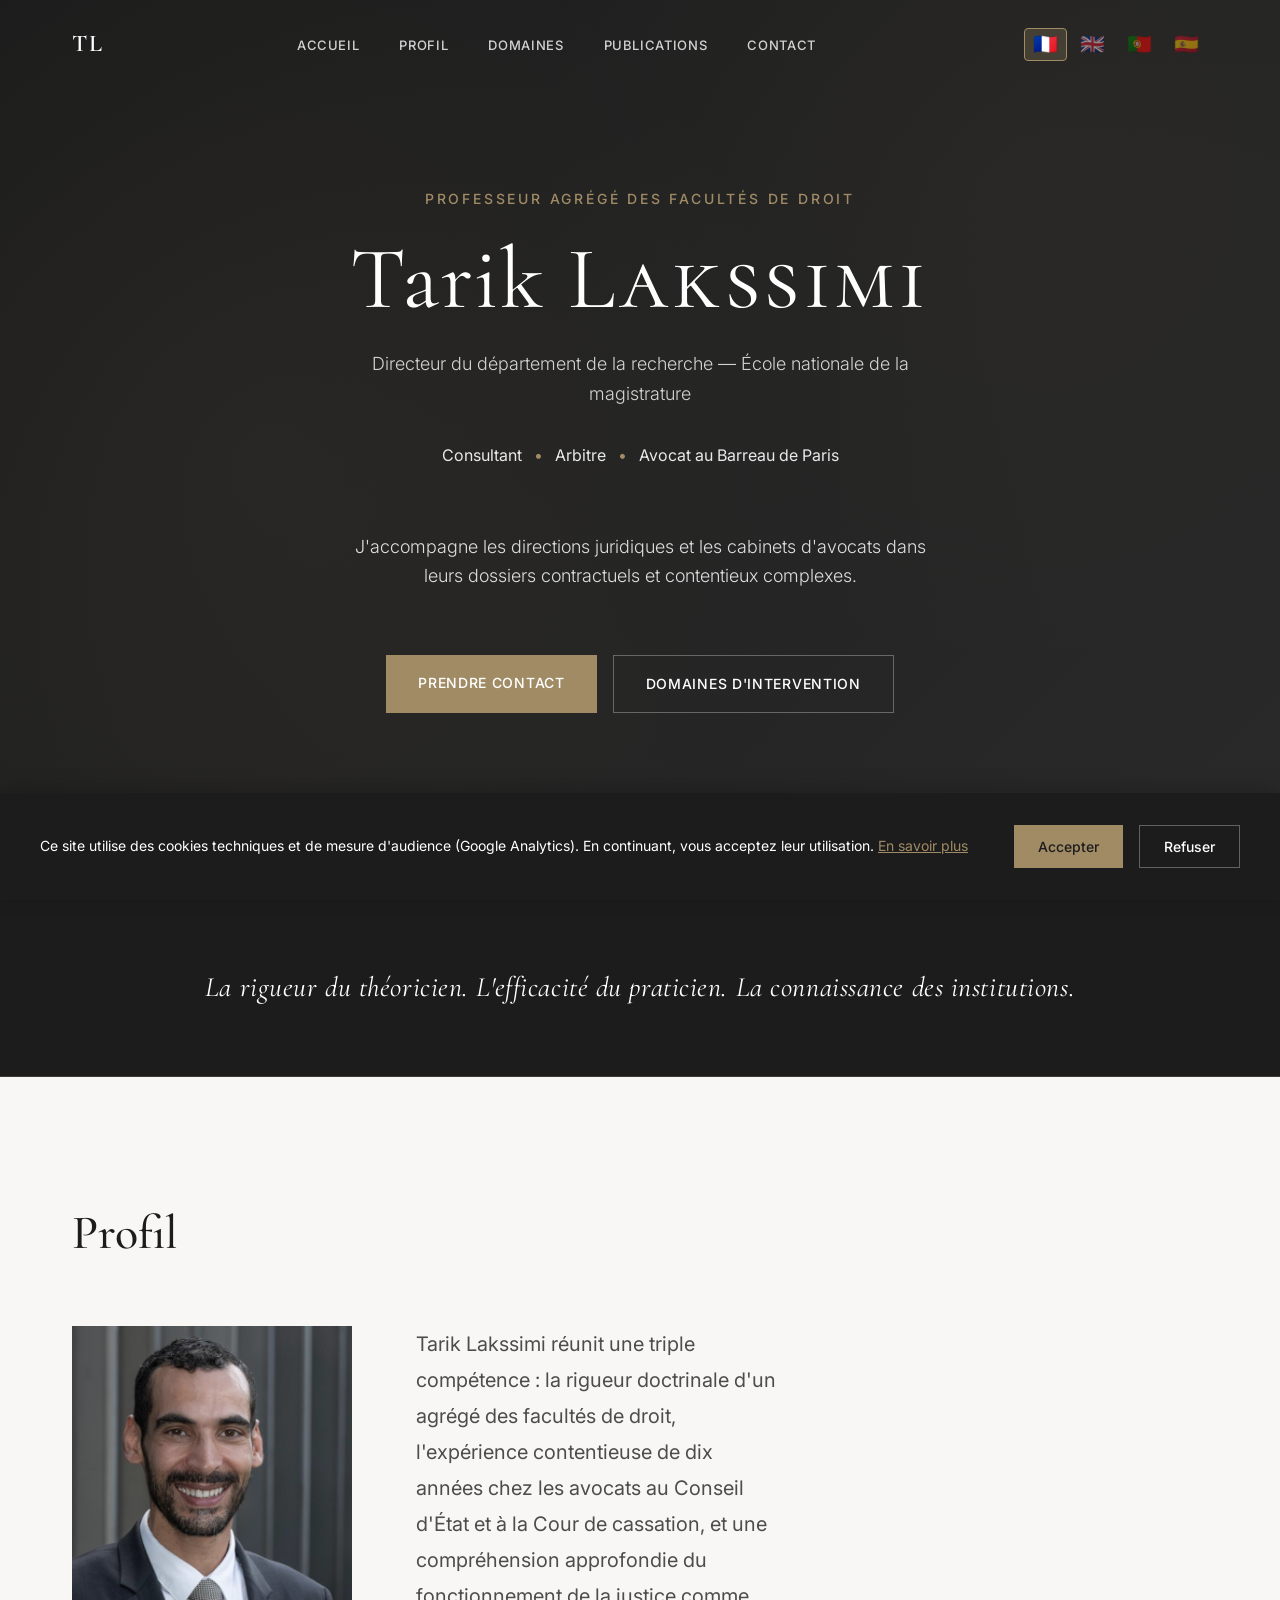
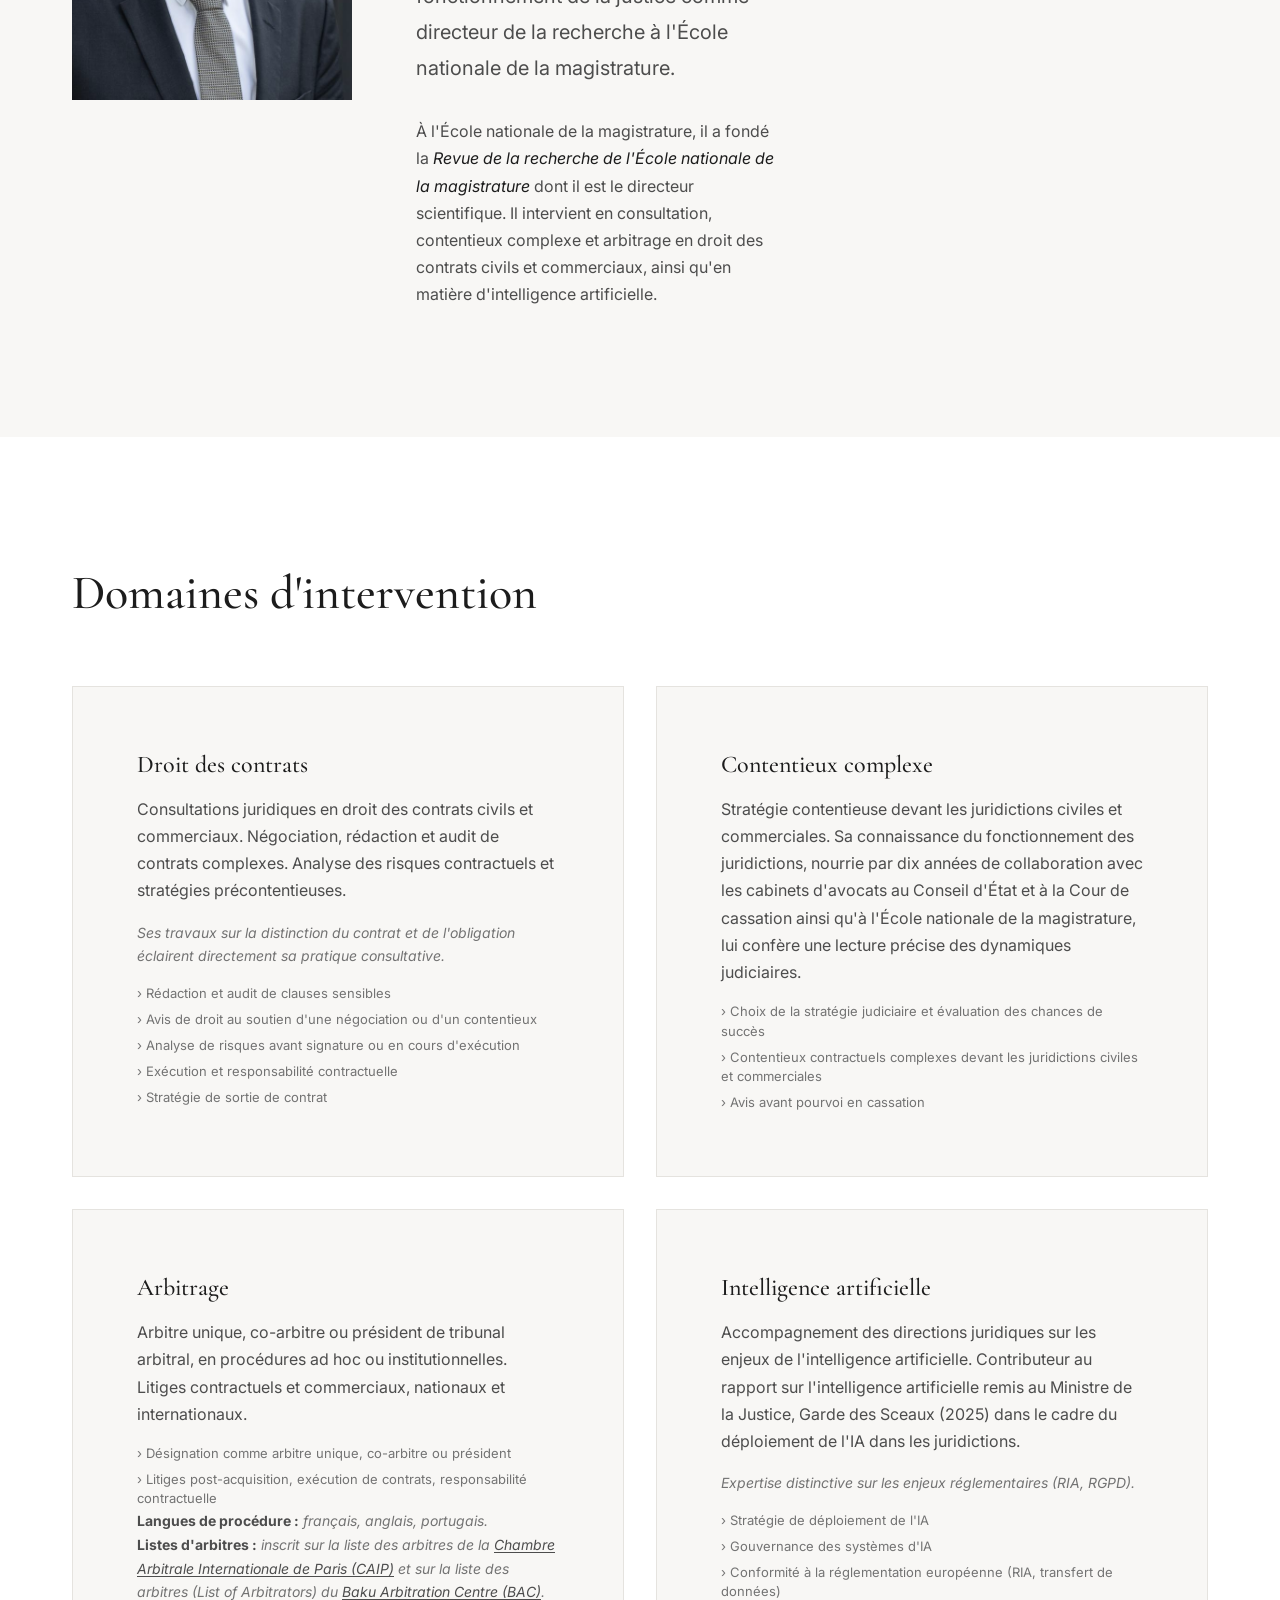
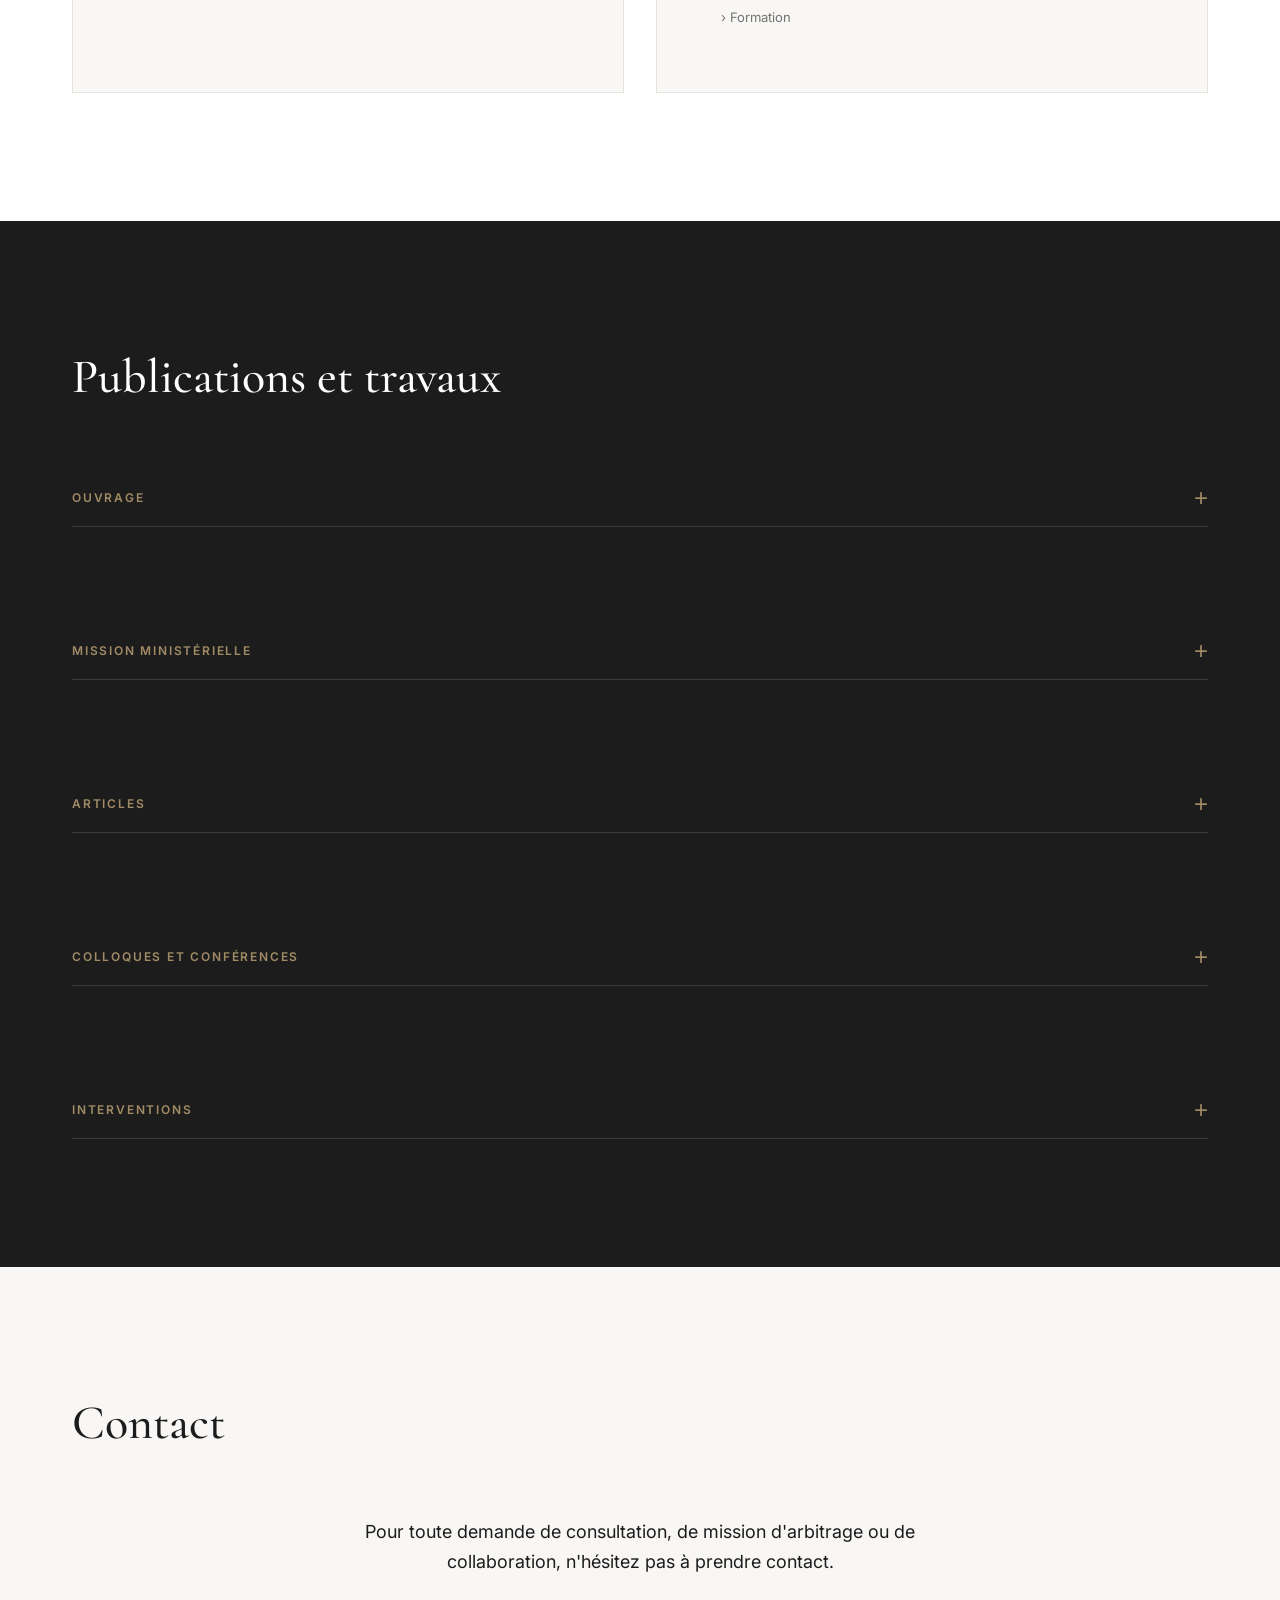
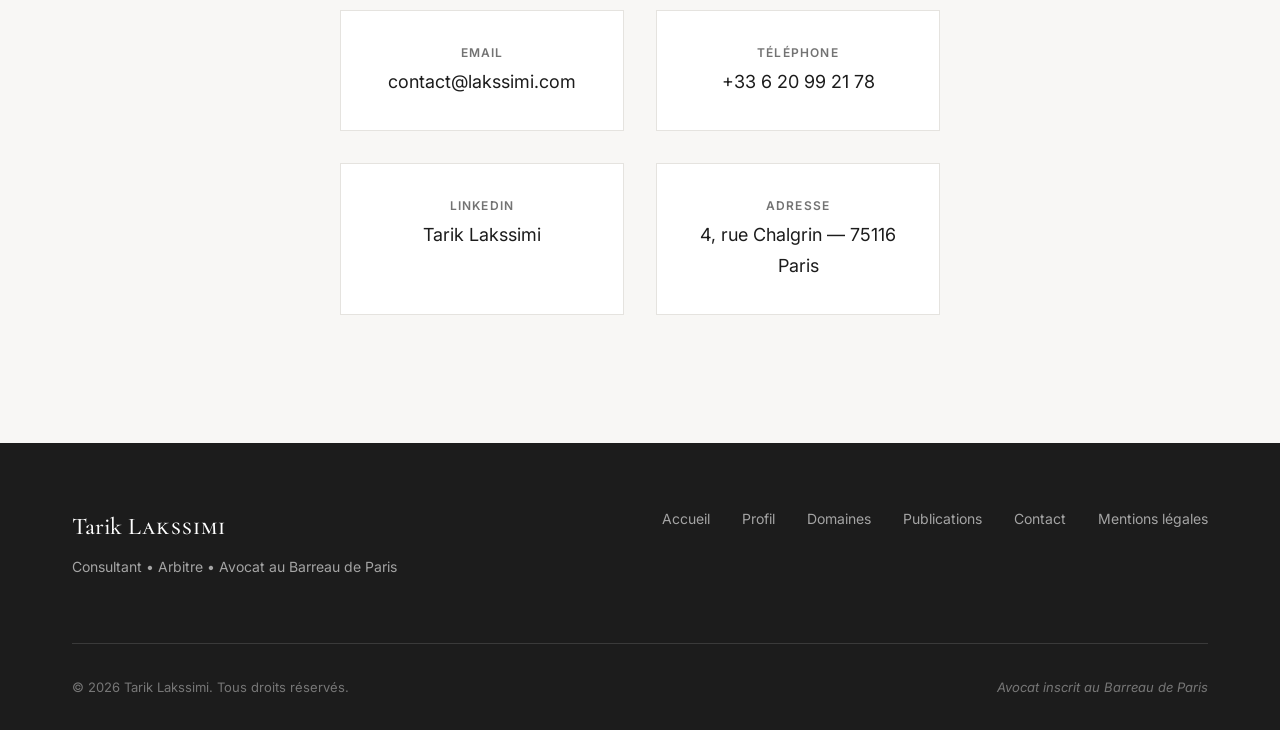
<file: index.html>
<!DOCTYPE html>
<html lang="fr">
<head>
    <meta charset="UTF-8">
    <meta name="viewport" content="width=device-width, initial-scale=1.0">
    <meta name="description" id="meta-description" content="Tarik Lakssimi - Professeur agrégé des facultés de droit, Consultant, Arbitre international, Avocat au Barreau de Paris. Expertise en droit des contrats, contentieux complexe et intelligence artificielle.">
    <meta name="keywords" content="avocat, arbitre, consultant, droit des contrats, arbitrage international, intelligence artificielle, Paris">
    <title>Tarik Lakssimi | Consultant • Arbitre • Avocat</title>

    <!-- Google tag (gtag.js) -->
    <script async src="https://www.googletagmanager.com/gtag/js?id=G-XD61YPSL85"></script>
    <script>
      window.dataLayer = window.dataLayer || [];
      function gtag(){dataLayer.push(arguments);}
      gtag('js', new Date());
      gtag('config', 'G-XD61YPSL85');
    </script>

    <!-- Favicon -->
    <link rel="icon" type="image/svg+xml" href="/favicon.svg">

    <!-- Open Graph / LinkedIn -->
    <meta property="og:type" content="website">
    <meta property="og:url" content="https://lakssimi.com/">
    <meta property="og:title" content="Tarik Lakssimi | Consultant • Arbitre • Avocat">
    <meta property="og:description" content="Professeur agrégé des facultés de droit, Directeur de la recherche à l'École nationale de la magistrature. Expertise en droit des contrats, contentieux complexe, arbitrage international et intelligence artificielle.">
    <meta property="og:image" content="https://lakssimi.com/images/profil.jpg">
    <meta property="og:locale" content="fr_FR">

    <!-- Twitter Card -->
    <meta name="twitter:card" content="summary_large_image">
    <meta name="twitter:title" content="Tarik Lakssimi | Consultant • Arbitre • Avocat">
    <meta name="twitter:description" content="Professeur agrégé des facultés de droit, Directeur de la recherche à l'École nationale de la magistrature. Expertise en droit des contrats, arbitrage et IA.">
    <meta name="twitter:image" content="https://lakssimi.com/images/profil.jpg">

    <!-- Fonts -->
    <link rel="preconnect" href="https://fonts.googleapis.com">
    <link rel="preconnect" href="https://fonts.gstatic.com" crossorigin>
    <link href="https://fonts.googleapis.com/css2?family=Cormorant+Garamond:ital,wght@0,400;0,500;0,600;0,700;1,400&family=Inter:wght@300;400;500;600&display=swap" rel="stylesheet">
    <link rel="stylesheet" href="css/style.css">

    <!-- Structured Data JSON-LD -->
    <script type="application/ld+json">
    {
        "@context": "https://schema.org",
        "@type": "Attorney",
        "name": "Tarik Lakssimi",
        "jobTitle": ["Avocat au Barreau de Paris", "Professeur agrégé des facultés de droit", "Arbitre"],
        "description": "Consultant, Arbitre et Avocat au Barreau de Paris. Directeur du département de la recherche à l'École nationale de la magistrature.",
        "url": "https://lakssimi.com",
        "image": "https://lakssimi.com/images/profil.jpg",
        "email": "contact@lakssimi.com",
        "telephone": "+33620992178",
        "address": {
            "@type": "PostalAddress",
            "streetAddress": "4, rue Chalgrin",
            "addressLocality": "Paris",
            "postalCode": "75116",
            "addressCountry": "FR"
        },
        "sameAs": [
            "https://www.linkedin.com/in/tarik-lakssimi-7a4486b6/"
        ],
        "knowsLanguage": ["fr", "en", "pt", "es"],
        "areaServed": {
            "@type": "Country",
            "name": "France"
        },
        "priceRange": "$$$$"
    }
    </script>
</head>
<body>
    <!-- Navigation -->
    <nav class="navbar" id="navbar">
        <div class="nav-container">
            <a href="#accueil" class="nav-logo">TL</a>
            <button class="nav-toggle" id="nav-toggle" aria-label="Menu">
                <span></span>
                <span></span>
                <span></span>
            </button>
            <ul class="nav-menu" id="nav-menu">
                <li><a href="#accueil" class="nav-link" data-i18n="nav_home">Accueil</a></li>
                <li><a href="#profil" class="nav-link" data-i18n="nav_profile">Profil</a></li>
                <li><a href="#domaines" class="nav-link" data-i18n="nav_areas">Domaines</a></li>
                <li><a href="#publications" class="nav-link" data-i18n="nav_publications">Publications</a></li>
                <li><a href="#contact" class="nav-link" data-i18n="nav_contact">Contact</a></li>
            </ul>
            <div class="lang-selector" id="lang-selector">
                <button class="lang-btn active" data-lang="fr" title="Français">🇫🇷</button>
                <button class="lang-btn" data-lang="en" title="English">🇬🇧</button>
                <button class="lang-btn" data-lang="pt" title="Português">🇵🇹</button>
                <button class="lang-btn" data-lang="es" title="Español">🇪🇸</button>
            </div>
        </div>
    </nav>

    <!-- Hero Section -->
    <header class="hero" id="accueil">
        <div class="hero-content">
            <div class="hero-text">
                <p class="hero-subtitle" data-i18n="hero_subtitle">Professeur agrégé des facultés de droit</p>
                <h1 class="hero-title">Tarik <span class="small-caps">Lakssimi</span></h1>
                <p class="hero-role" data-i18n="hero_role">Directeur du département de la recherche — École Nationale de la Magistrature</p>
                <div class="hero-functions">
                    <span data-i18n="hero_function1">Consultant</span>
                    <span class="separator">•</span>
                    <span data-i18n="hero_function2">Arbitre</span>
                    <span class="separator">•</span>
                    <span data-i18n="hero_function3">Avocat au Barreau de Paris</span>
                </div>
                <p class="hero-clients" data-i18n="hero_clients">J'accompagne les directions juridiques et les cabinets d'avocats dans leurs dossiers contractuels et contentieux complexes.</p>
                <div class="hero-cta">
                    <a href="#contact" class="btn btn-primary" data-i18n="hero_cta_contact">Prendre contact</a>
                    <a href="#domaines" class="btn btn-secondary" data-i18n="hero_cta_areas">Domaines d'intervention</a>
                </div>
            </div>
        </div>
        <div class="hero-scroll">
            <span data-i18n="hero_scroll">Défiler</span>
            <div class="scroll-line"></div>
        </div>
    </header>

    <!-- Tagline -->
    <section class="tagline">
        <div class="container">
            <p class="tagline-text" data-i18n="tagline">La rigueur du théoricien. L'efficacité du praticien. La connaissance des institutions.</p>
        </div>
    </section>

    <!-- Profil Section -->
    <section class="section profil" id="profil">
        <div class="container">
            <div class="section-header">
                                <h2 class="section-title" data-i18n="profile_title">Profil</h2>
            </div>
            <div class="profil-content">
                <div class="profil-photo">
                    <img src="images/profil.jpg" alt="Portrait de Tarik Lakssimi, professeur agrégé des facultés de droit et avocat au Barreau de Paris" loading="lazy">
                </div>
                <div class="profil-text">
                    <p class="profil-intro" data-i18n="profile_intro">
                        Tarik Lakssimi réunit une triple compétence : la rigueur doctrinale d'un agrégé des facultés de droit, l'expérience contentieuse de dix années chez les avocats au Conseil d'État et à la Cour de cassation, et une compréhension approfondie du fonctionnement de la justice comme directeur de la recherche à l'École nationale de la magistrature.
                    </p>
                    <p data-i18n="profile_text" data-i18n-html="true">
                        À l'École nationale de la magistrature, il a fondé la <em>Revue de la recherche de l'École nationale de la magistrature</em> dont il est le directeur scientifique. Il intervient en consultation, contentieux complexe et arbitrage en droit des contrats civils et commerciaux, ainsi qu'en matière d'intelligence artificielle.
                    </p>
                </div>
            </div>
        </div>
    </section>

    <!-- Domaines Section -->
    <section class="section domaines" id="domaines">
        <div class="container">
            <div class="section-header">
                                <h2 class="section-title" data-i18n="areas_title">Domaines d'intervention</h2>
            </div>
            <div class="domaines-grid">
                <article class="domaine-card">
                    <h3 class="domaine-title" data-i18n="area1_title">Droit des contrats</h3>
                    <p class="domaine-description" data-i18n="area1_desc">
                        Consultations juridiques en droit des contrats civils et commerciaux. Négociation, rédaction et audit de contrats complexes. Analyse des risques contractuels et stratégies précontentieuses.
                    </p>
                    <p class="domaine-note" data-i18n="area1_note">
                        Ses travaux sur la distinction du contrat et de l'obligation éclairent directement sa pratique consultative.
                    </p>
                    <ul class="domaine-services">
                        <li data-i18n="area1_service1">› Rédaction et audit de clauses sensibles</li>
                        <li data-i18n="area1_service2">› Avis de droit au soutien d'une négociation ou d'un contentieux</li>
                        <li data-i18n="area1_service3">› Analyse de risques avant signature ou en cours d'exécution</li>
                        <li data-i18n="area1_service4">› Exécution et responsabilité contractuelle</li>
                        <li data-i18n="area1_service5">› Stratégie de sortie de contrat</li>
                    </ul>
                </article>
                <article class="domaine-card">
                    <h3 class="domaine-title" data-i18n="area2_title">Contentieux complexe</h3>
                    <p class="domaine-description" data-i18n="area2_desc">
                        Stratégie contentieuse devant les juridictions civiles et commerciales. Sa connaissance du fonctionnement des juridictions, nourrie par dix années de collaboration avec les cabinets d'avocats au Conseil d'État et à la Cour de cassation ainsi qu'à l'École nationale de la magistrature, lui confère une lecture précise des dynamiques judiciaires.
                    </p>
                    <ul class="domaine-services">
                        <li data-i18n="area2_service1">› Choix de la stratégie judiciaire et évaluation des chances de succès</li>
                        <li data-i18n="area2_service2">› Contentieux contractuels complexes devant les juridictions civiles et commerciales</li>
                        <li data-i18n="area2_service3">› Avis avant pourvoi en cassation</li>
                    </ul>
                </article>
                <article class="domaine-card">
                    <h3 class="domaine-title" data-i18n="area3_title">Arbitrage</h3>
                    <p class="domaine-description" data-i18n="area3_desc">
                        Arbitre unique, co-arbitre ou président de tribunal arbitral, en procédures ad hoc ou institutionnelles. Litiges contractuels et commerciaux, nationaux et internationaux.
                    </p>
                    <ul class="domaine-services">
                        <li data-i18n="area3_service1">› Désignation comme arbitre unique, co-arbitre ou président</li>
                        <li data-i18n="area3_service2">› Litiges post-acquisition, exécution de contrats, responsabilité contractuelle</li>
                    </ul>
                    <p class="domaine-languages" data-i18n="area3_languages" data-i18n-html="true">
                        <strong>Langues de procédure :</strong> français, anglais, portugais.
                    </p>
                    <p class="domaine-languages" data-i18n="area3_listes" data-i18n-html="true">
                        <strong>Listes d'arbitres :</strong> inscrit sur la liste des arbitres de la <a href="https://arbitrage.org/trouver-arbitre-mediateur/" target="_blank" rel="noopener">Chambre Arbitrale Internationale de Paris (CAIP)</a> et sur la liste des arbitres (<em>List of Arbitrators</em>) du <a href="https://www.bakuarbitrationcentre.org/arbitrator-directory" target="_blank" rel="noopener">Baku Arbitration Centre (BAC)</a>.
                    </p>
                </article>
                <article class="domaine-card">
                    <h3 class="domaine-title" data-i18n="area4_title">Intelligence artificielle</h3>
                    <p class="domaine-description" data-i18n="area4_desc">
                        Accompagnement des directions juridiques sur les enjeux de l'intelligence artificielle. Contributeur au rapport sur l'intelligence artificielle remis au Ministre de la Justice, Garde des Sceaux (2025) dans le cadre du déploiement de l'IA dans les juridictions.
                    </p>
                    <p class="domaine-note" data-i18n="area4_note">
                        Expertise distinctive sur les enjeux réglementaires (RIA, RGPD).
                    </p>
                    <ul class="domaine-services">
                        <li data-i18n="area4_service1">› Stratégie de déploiement de l'IA</li>
                        <li data-i18n="area4_service2">› Gouvernance des systèmes d'IA</li>
                        <li data-i18n="area4_service3">› Conformité à la réglementation européenne (RIA, transfert de données)</li>
                        <li data-i18n="area4_service4">› Formation</li>
                    </ul>
                </article>
            </div>
        </div>
    </section>

    <!-- Publications Section -->
    <section class="section publications" id="publications">
        <div class="container">
            <div class="section-header">
                                <h2 class="section-title" data-i18n="publications_title">Publications et travaux</h2>
            </div>

            <!-- Ouvrage -->
            <div class="publications-category">
                <button class="category-header" aria-expanded="false">
                    <h3 class="category-title" data-i18n="pub_category_book">Ouvrage</h3>
                    <span class="category-toggle">+</span>
                </button>
                <div class="category-content">
                <ul class="publications-list">
                    <li class="publication-item publication-book">
                        <span class="publication-year">2016</span>
                        <div class="publication-content">
                            <h4 class="publication-title">« La summa divisio des droits réels et des droits personnels : étude critique »</h4>
                            <p class="publication-source">Nouvelle bibliothèque de thèses, Dalloz — <a href="https://bibliotheque.lefebvre-dalloz.fr/auteur/tarik-lakssimi_30863?sort=date-desc" target="_blank" rel="noopener">Consulter l'ouvrage</a></p>
                        </div>
                    </li>
                </ul>
                </div>
            </div>

            <!-- Mission ministérielle -->
            <div class="publications-category">
                <button class="category-header" aria-expanded="false">
                    <h3 class="category-title" data-i18n="pub_category_mission">Mission ministérielle</h3>
                    <span class="category-toggle">+</span>
                </button>
                <div class="category-content">
                <ul class="publications-list">
                    <li class="publication-item">
                        <span class="publication-year">2025</span>
                        <div class="publication-content">
                            <h4 class="publication-title">Membre du groupe de travail sur l'intelligence artificielle au service de la Justice</h4>
                            <p class="publication-source">Ministère de la Justice — <a href="https://www.justice.gouv.fr/actualites/espace-presse/remise-du-rapport-lintelligence-artificielle-ia-au-service-justice" target="_blank" rel="noopener">Consulter le rapport</a></p>
                        </div>
                    </li>
                </ul>
                </div>
            </div>

            <!-- Articles -->
            <div class="publications-category">
                <button class="category-header" aria-expanded="false">
                    <h3 class="category-title" data-i18n="pub_category_articles">Articles</h3>
                    <span class="category-toggle">+</span>
                </button>
                <div class="category-content">
                <ul class="publications-list">
                    <li class="publication-item">
                        <span class="publication-year">2026</span>
                        <div class="publication-content">
                            <h4 class="publication-title">« L'intelligence artificielle et l'arbitre : transparence et indépendance »</h4>
                            <p class="publication-source">Revue de l'arbitrage, à paraître, 2026, n° 3</p>
                        </div>
                    </li>
                    <li class="publication-item">
                        <span class="publication-year">2026</span>
                        <div class="publication-content">
                            <h4 class="publication-title">« L'objectivité de la connaissance de la jurisprudence : propos libres »</h4>
                            <p class="publication-source">Les Cahiers de Portalis, à paraître, juin 2026</p>
                        </div>
                    </li>
                    <li class="publication-item">
                        <span class="publication-year">2026</span>
                        <div class="publication-content">
                            <h4 class="publication-title">« La prétention en droit des biens »</h4>
                            <p class="publication-source">Acte de colloque, Dalloz, à paraître</p>
                        </div>
                    </li>
                    <li class="publication-item">
                        <span class="publication-year">2026</span>
                        <div class="publication-content">
                            <h4 class="publication-title">« IA et philosophie du droit »</h4>
                            <p class="publication-source">Recueil Dalloz, n°07, p. 289</p>
                        </div>
                    </li>
                    <li class="publication-item">
                        <span class="publication-year">2025</span>
                        <div class="publication-content">
                            <h4 class="publication-title">« Du code civil au règlement sur l'intelligence artificielle (RIA) »</h4>
                            <p class="publication-source">Les Cahiers de la justice, Dalloz, n°2, p. 249</p>
                        </div>
                    </li>
                    <li class="publication-item">
                        <span class="publication-year">2024</span>
                        <div class="publication-content">
                            <h4 class="publication-title">« Les données juridiques et l'intelligence artificielle »</h4>
                            <p class="publication-source">Revue droit et affaires, LexisNexis, décembre 2024</p>
                        </div>
                    </li>
                    <li class="publication-item">
                        <span class="publication-year">2024</span>
                        <div class="publication-content">
                            <h4 class="publication-title">« L'accès aux données : clé de voûte de l'IA juridique »</h4>
                            <p class="publication-source">Recueil Dalloz, n°37, p. 1817</p>
                        </div>
                    </li>
                    <li class="publication-item">
                        <span class="publication-year">2024</span>
                        <div class="publication-content">
                            <h4 class="publication-title">« Propriété, environnement et office du juge »</h4>
                            <p class="publication-source">Recueil Dalloz, n°10, p. 489</p>
                        </div>
                    </li>
                    <li class="publication-item">
                        <span class="publication-year">2024</span>
                        <div class="publication-content">
                            <h4 class="publication-title">« Retour sur l'article 555 du code civil »</h4>
                            <p class="publication-source">Recueil Dalloz, n°02, p. 68</p>
                        </div>
                    </li>
                    <li class="publication-item">
                        <span class="publication-year">2024</span>
                        <div class="publication-content">
                            <h4 class="publication-title">« L'intelligence artificielle et le juge judiciaire : enjeux et perspectives »</h4>
                            <p class="publication-source">Lexbase, novembre 2024</p>
                        </div>
                    </li>
                    <li class="publication-item">
                        <span class="publication-year">2023</span>
                        <div class="publication-content">
                            <h4 class="publication-title">« Force obligatoire et bonne foi dans l'exécution des contrats : la délicate articulation »</h4>
                            <p class="publication-source">JCP G, mai 2023</p>
                        </div>
                    </li>
                    <li class="publication-item">
                        <span class="publication-year">2023</span>
                        <div class="publication-content">
                            <h4 class="publication-title">« La convention d'arbitrage et les contrats en cours au sens de l'article L.622-13 c. com »</h4>
                            <p class="publication-source">JCP G, février 2023</p>
                        </div>
                    </li>
                    <li class="publication-item">
                        <span class="publication-year">2023</span>
                        <div class="publication-content">
                            <h4 class="publication-title">« Les actions contractuelles »</h4>
                            <p class="publication-source">Recueil Dalloz, n°41, p. 2095</p>
                        </div>
                    </li>
                    <li class="publication-item">
                        <span class="publication-year">2023</span>
                        <div class="publication-content">
                            <h4 class="publication-title">« Les opérations complexes dans l'avant-projet de réforme du droit des contrats spéciaux »</h4>
                            <p class="publication-source">Recueil Dalloz, n°22, p. 1130</p>
                        </div>
                    </li>
                    <li class="publication-item">
                        <span class="publication-year">2023</span>
                        <div class="publication-content">
                            <h4 class="publication-title">« La prescription en matière d'empiétement »</h4>
                            <p class="publication-source">Recueil Dalloz, n°09, p. 492</p>
                        </div>
                    </li>
                    <li class="publication-item">
                        <span class="publication-year">2017</span>
                        <div class="publication-content">
                            <h4 class="publication-title">« QPC, interprétation et construction jurisprudentielles : l'exemple de la théorie de l'apparence en matière immobilière »</h4>
                            <p class="publication-source">Recueil Dalloz, n°23, p. 1344</p>
                        </div>
                    </li>
                    <li class="publication-item">
                        <span class="publication-year">2015</span>
                        <div class="publication-content">
                            <h4 class="publication-title">« Quand la protection du logement familial neutralise la force obligatoire du contrat »</h4>
                            <p class="publication-source">Recueil Dalloz, n°44, p. 2616</p>
                        </div>
                    </li>
                </ul>
                </div>
            </div>

            <!-- Direction de colloques -->
            <div class="publications-category">
                <button class="category-header" aria-expanded="false">
                    <h3 class="category-title" data-i18n="pub_category_conferences">Colloques et conférences</h3>
                    <span class="category-toggle">+</span>
                </button>
                <div class="category-content">
                <ul class="publications-list conferences-list">
                    <li class="publication-item">
                        <span class="publication-year">2026</span>
                        <div class="publication-content">
                            <h4 class="publication-title">« La distinction entre le contrat et l'obligation : 10 ans après la réforme »</h4>
                            <p class="publication-source">24 septembre 2026, ENM Paris</p>
                        </div>
                    </li>
                    <li class="publication-item">
                        <span class="publication-year">2026</span>
                        <div class="publication-content">
                            <h4 class="publication-title">« La redéfinition de l'office du juge : les contentieux environnementaux »</h4>
                            <p class="publication-source">12 juin 2026, ENM Paris</p>
                        </div>
                    </li>
                    <li class="publication-item">
                        <span class="publication-year">2026</span>
                        <div class="publication-content">
                            <h4 class="publication-title">« La redéfinition de l'office du juge : les droits fondamentaux »</h4>
                            <p class="publication-source">7 mai 2026, Cour de cassation — <a href="https://www.youtube.com/live/P7Y0sg7Z3gs" target="_blank" rel="noopener">Voir la rediffusion</a></p>
                        </div>
                    </li>
                    <li class="publication-item">
                        <span class="publication-year">2026</span>
                        <div class="publication-content">
                            <h4 class="publication-title">« La redéfinition de l'office du juge : l'amiable »</h4>
                            <p class="publication-source">13 avril 2026, ENM Paris — <a href="https://www.youtube.com/live/pUMkqRcGQE8" target="_blank" rel="noopener">Voir la rediffusion</a></p>
                        </div>
                    </li>
                    <li class="publication-item">
                        <span class="publication-year">2026</span>
                        <div class="publication-content">
                            <h4 class="publication-title">« La redéfinition de l'office du juge : enjeux et perspectives »</h4>
                            <p class="publication-source">5 mars 2026, ENM Paris — <a href="https://www.youtube.com/live/LI-nlfIUl48?si=dOS4YB91_ZyG61X3" target="_blank" rel="noopener">Voir la rediffusion</a></p>
                        </div>
                    </li>
                    <li class="publication-item">
                        <span class="publication-year">2026</span>
                        <div class="publication-content">
                            <h4 class="publication-title">« Le juge et l'intelligence artificielle »</h4>
                            <p class="publication-source">20 février 2026, ENM Paris — <a href="https://www.youtube.com/live/ZNm99jVzui8?si=7Ojl8R12_ozthX3_" target="_blank" rel="noopener">Voir la rediffusion</a></p>
                        </div>
                    </li>
                    <li class="publication-item">
                        <span class="publication-year">2025</span>
                        <div class="publication-content">
                            <h4 class="publication-title">« Les juges, l'État de droit et la démocratie »</h4>
                            <p class="publication-source">Novembre 2025, ENM Bordeaux</p>
                        </div>
                    </li>
                    <li class="publication-item">
                        <span class="publication-year">2025</span>
                        <div class="publication-content">
                            <h4 class="publication-title">« L'État de droit en question : Menaces actuelles et perspectives de consolidation »</h4>
                            <p class="publication-source">26 septembre 2025, ENM / UPEC</p>
                        </div>
                    </li>
                    <li class="publication-item">
                        <span class="publication-year">2023</span>
                        <div class="publication-content">
                            <h4 class="publication-title">« La recherche contemporaine en droit : défis et pratiques »</h4>
                            <p class="publication-source">9 mai 2023, Université Lyon 2 / Université d'Ottawa</p>
                        </div>
                    </li>
                </ul>
                </div>
            </div>

            <!-- Interventions -->
            <div class="publications-category">
                <button class="category-header" aria-expanded="false">
                    <h3 class="category-title" data-i18n="pub_category_talks">Interventions</h3>
                    <span class="category-toggle">+</span>
                </button>
                <div class="category-content">
                <ul class="publications-list conferences-list">
                    <li class="publication-item">
                        <span class="publication-year">2026</span>
                        <div class="publication-content">
                            <h4 class="publication-title">« Réforme du droit des obligations – On s'était dit rendez-vous dans 10 ans »</h4>
                            <p class="publication-source">13 février 2026, Université d'Aix-Marseille — <a href="https://amupod.univ-amu.fr/video/38677-colloque-reforme-du-droit-des-obligations-13-fevrier-2026/" target="_blank" rel="noopener">Voir la rediffusion</a></p>
                        </div>
                    </li>
                    <li class="publication-item">
                        <span class="publication-year">2026</span>
                        <div class="publication-content">
                            <h4 class="publication-title">Séminaire Brésil-France 2026 — « Régulation de l'IA et défis dans le contexte du Droit français »</h4>
                            <p class="publication-source">10 février 2026, Ambassade du Brésil à Paris</p>
                        </div>
                    </li>
                    <li class="publication-item">
                        <span class="publication-year">2025</span>
                        <div class="publication-content">
                            <h4 class="publication-title">Colloque « Ethics 3.0 — Droit et éthique des transformations numériques »</h4>
                            <p class="publication-source">24 novembre 2025, Université d'Orléans / CRJ Pothier</p>
                        </div>
                    </li>
                    <li class="publication-item">
                        <span class="publication-year">2025</span>
                        <div class="publication-content">
                            <h4 class="publication-title">MILIPOL — Encadrer l'intelligence artificielle : enjeux et perspectives juridiques</h4>
                            <p class="publication-source">18 novembre 2025, Parc des expositions de la Villette</p>
                        </div>
                    </li>
                    <li class="publication-item">
                        <span class="publication-year">2025</span>
                        <div class="publication-content">
                            <h4 class="publication-title">Séminaire « Transformation numérique de la justice » — Les enjeux éthiques</h4>
                            <p class="publication-source">12 novembre 2025, Université de Strasbourg</p>
                        </div>
                    </li>
                    <li class="publication-item">
                        <span class="publication-year">2025</span>
                        <div class="publication-content">
                            <h4 class="publication-title">Colloque « Les technologies numériques émergentes au service de l'intérêt général » — IA et fonctions juridictionnelles</h4>
                            <p class="publication-source">29 octobre 2025, Université catholique de Lille</p>
                        </div>
                    </li>
                    <li class="publication-item">
                        <span class="publication-year">2025</span>
                        <div class="publication-content">
                            <h4 class="publication-title">Second bi-regional meeting on AI in the justice and security sectors, EL PAcCTO 2.0 <em>(en anglais)</em></h4>
                            <p class="publication-source">8 octobre 2025, Rio de Janeiro, Brésil</p>
                        </div>
                    </li>
                    <li class="publication-item">
                        <span class="publication-year">2025</span>
                        <div class="publication-content">
                            <h4 class="publication-title">IA Week — Première semaine de l'IA juridique opérationnelle en France</h4>
                            <p class="publication-source">19 septembre 2025, IDEX Université Grenoble-Alpes</p>
                        </div>
                    </li>
                    <li class="publication-item">
                        <span class="publication-year">2025</span>
                        <div class="publication-content">
                            <h4 class="publication-title">Rentrée universitaire sur les outils de l'IA</h4>
                            <p class="publication-source">18 septembre 2025, Université Lyon 3</p>
                        </div>
                    </li>
                    <li class="publication-item">
                        <span class="publication-year">2025</span>
                        <div class="publication-content">
                            <h4 class="publication-title">Transferts internationaux de données : défis contractuels entre le Brésil, l'UE et les États-Unis <em>(en anglais)</em></h4>
                            <p class="publication-source">11 juin 2025, Webinaire</p>
                        </div>
                    </li>
                    <li class="publication-item">
                        <span class="publication-year">2025</span>
                        <div class="publication-content">
                            <h4 class="publication-title">L'IA dans les professions judiciaires</h4>
                            <p class="publication-source">15 mai 2025, Conseil National des Barreaux, Toulouse</p>
                        </div>
                    </li>
                    <li class="publication-item">
                        <span class="publication-year">2025</span>
                        <div class="publication-content">
                            <h4 class="publication-title">Colloque doctoral sur l'IA</h4>
                            <p class="publication-source">7 avril 2025, Lyon 3 / Lyon 2 / Saint-Étienne</p>
                        </div>
                    </li>
                    <li class="publication-item">
                        <span class="publication-year">2025</span>
                        <div class="publication-content">
                            <h4 class="publication-title">Le déploiement de l'IA à l'heure du règlement sur l'intelligence artificielle <em>(en anglais)</em></h4>
                            <p class="publication-source">Février 2025, Université de São Paulo, Brésil</p>
                        </div>
                    </li>
                    <li class="publication-item">
                        <span class="publication-year">2024</span>
                        <div class="publication-content">
                            <h4 class="publication-title">Présentation du règlement sur l'intelligence artificielle <em>(en anglais)</em></h4>
                            <p class="publication-source">Décembre 2024, Lawgorithm, Brésil</p>
                        </div>
                    </li>
                    <li class="publication-item">
                        <span class="publication-year">2024</span>
                        <div class="publication-content">
                            <h4 class="publication-title">Colloque sur l'IA et les professions judiciaires</h4>
                            <p class="publication-source">Septembre 2024, INFN Paris</p>
                        </div>
                    </li>
                    <li class="publication-item">
                        <span class="publication-year">2023</span>
                        <div class="publication-content">
                            <h4 class="publication-title">Table ronde des ateliers de procédure civile — La rédaction des écritures</h4>
                            <p class="publication-source">Juin 2023, Maison du Barreau, Paris — <a href="https://www.labase-lextenso.fr/gazette-du-palais/2023-n25/ateliers-de-procedure-civile-2023-les-ecritures-du-proces-GPL452n0" target="_blank" rel="noopener">Consulter les actes du colloque</a></p>
                        </div>
                    </li>
                    <li class="publication-item">
                        <span class="publication-year">2023</span>
                        <div class="publication-content">
                            <h4 class="publication-title">« L'avant-projet de réforme du droit des contrats spéciaux »</h4>
                            <p class="publication-source">14 avril 2023, UPEC</p>
                        </div>
                    </li>
                    <li class="publication-item">
                        <span class="publication-year">2022</span>
                        <div class="publication-content">
                            <h4 class="publication-title">« L'évolution des grandes notions du droit privé »</h4>
                            <p class="publication-source">1er avril 2022</p>
                        </div>
                    </li>
                    <li class="publication-item">
                        <span class="publication-year">2018</span>
                        <div class="publication-content">
                            <h4 class="publication-title">« L'influence de l'intelligence artificielle sur le droit privé »</h4>
                            <p class="publication-source">18 octobre 2018</p>
                        </div>
                    </li>
                </ul>
                </div>
            </div>
        </div>
    </section>

    <!-- Contact Section -->
    <section class="section contact" id="contact">
        <div class="container">
            <div class="section-header">
                                <h2 class="section-title" data-i18n="contact_title">Contact</h2>
            </div>
            <div class="contact-content contact-content-simple">
                <p class="contact-intro" data-i18n="contact_intro">
                    Pour toute demande de consultation, de mission d'arbitrage ou de collaboration, n'hésitez pas à prendre contact.
                </p>
                <div class="contact-details">
                    <a href="mailto:contact@lakssimi.com" class="contact-item">
                        <span class="contact-label" data-i18n="contact_email">Email</span>
                        <span class="contact-value">contact@lakssimi.com</span>
                    </a>
                    <a href="tel:+33620992178" class="contact-item">
                        <span class="contact-label" data-i18n="contact_phone">Téléphone</span>
                        <span class="contact-value">+33 6 20 99 21 78</span>
                    </a>
                    <a href="https://www.linkedin.com/in/tarik-lakssimi-7a4486b6/" target="_blank" rel="noopener" class="contact-item">
                        <span class="contact-label" data-i18n="contact_linkedin">LinkedIn</span>
                        <span class="contact-value">Tarik Lakssimi</span>
                    </a>
                    <a href="https://www.google.com/maps/search/?api=1&query=4+rue+Chalgrin+75116+Paris" target="_blank" rel="noopener" class="contact-item">
                        <span class="contact-label" data-i18n="contact_address">Adresse</span>
                        <span class="contact-value">4, rue Chalgrin — 75116 Paris</span>
                    </a>
                </div>
            </div>
        </div>
    </section>

    <!-- Footer -->
    <footer class="footer">
        <div class="container">
            <div class="footer-content">
                <div class="footer-brand">
                    <span class="footer-logo">Tarik <span class="small-caps">Lakssimi</span></span>
                    <p class="footer-tagline" data-i18n="footer_tagline">Consultant • Arbitre • Avocat au Barreau de Paris</p>
                </div>
                <div class="footer-links">
                    <a href="#accueil" data-i18n="nav_home">Accueil</a>
                    <a href="#profil" data-i18n="nav_profile">Profil</a>
                    <a href="#domaines" data-i18n="nav_areas">Domaines</a>
                    <a href="#publications" data-i18n="nav_publications">Publications</a>
                    <a href="#contact" data-i18n="nav_contact">Contact</a>
                    <a href="/mentions-legales.html" data-i18n="footer_legal">Mentions légales</a>
                </div>
            </div>
            <div class="footer-bottom">
                <p>&copy; 2026 Tarik Lakssimi. <span data-i18n="footer_rights">Tous droits réservés.</span></p>
                <p class="footer-legal" data-i18n="footer_bar">Avocat inscrit au Barreau de Paris</p>
            </div>
        </div>
    </footer>

    <!-- Back to Top Button -->
    <button class="back-to-top" id="back-to-top" aria-label="Retour en haut">
        <svg width="24" height="24" viewBox="0 0 24 24" fill="none" stroke="currentColor" stroke-width="2" stroke-linecap="round" stroke-linejoin="round">
            <polyline points="18 15 12 9 6 15"></polyline>
        </svg>
    </button>

    <!-- Cookie Banner RGPD -->
    <div class="cookie-banner" id="cookie-banner">
        <div class="cookie-content">
            <p><span data-i18n="cookie_text">Ce site utilise des cookies techniques et de mesure d'audience (Google Analytics). En continuant, vous acceptez leur utilisation.</span> <a href="/mentions-legales.html" data-i18n="cookie_link">En savoir plus</a></p>
            <div class="cookie-buttons">
                <button class="cookie-btn cookie-btn-accept" id="cookie-accept" data-i18n="cookie_accept">Accepter</button>
                <button class="cookie-btn cookie-btn-refuse" id="cookie-refuse" data-i18n="cookie_refuse">Refuser</button>
            </div>
        </div>
    </div>

    <script src="js/translations.js"></script>
    <script src="js/main.js"></script>
</body>
</html>
</file>
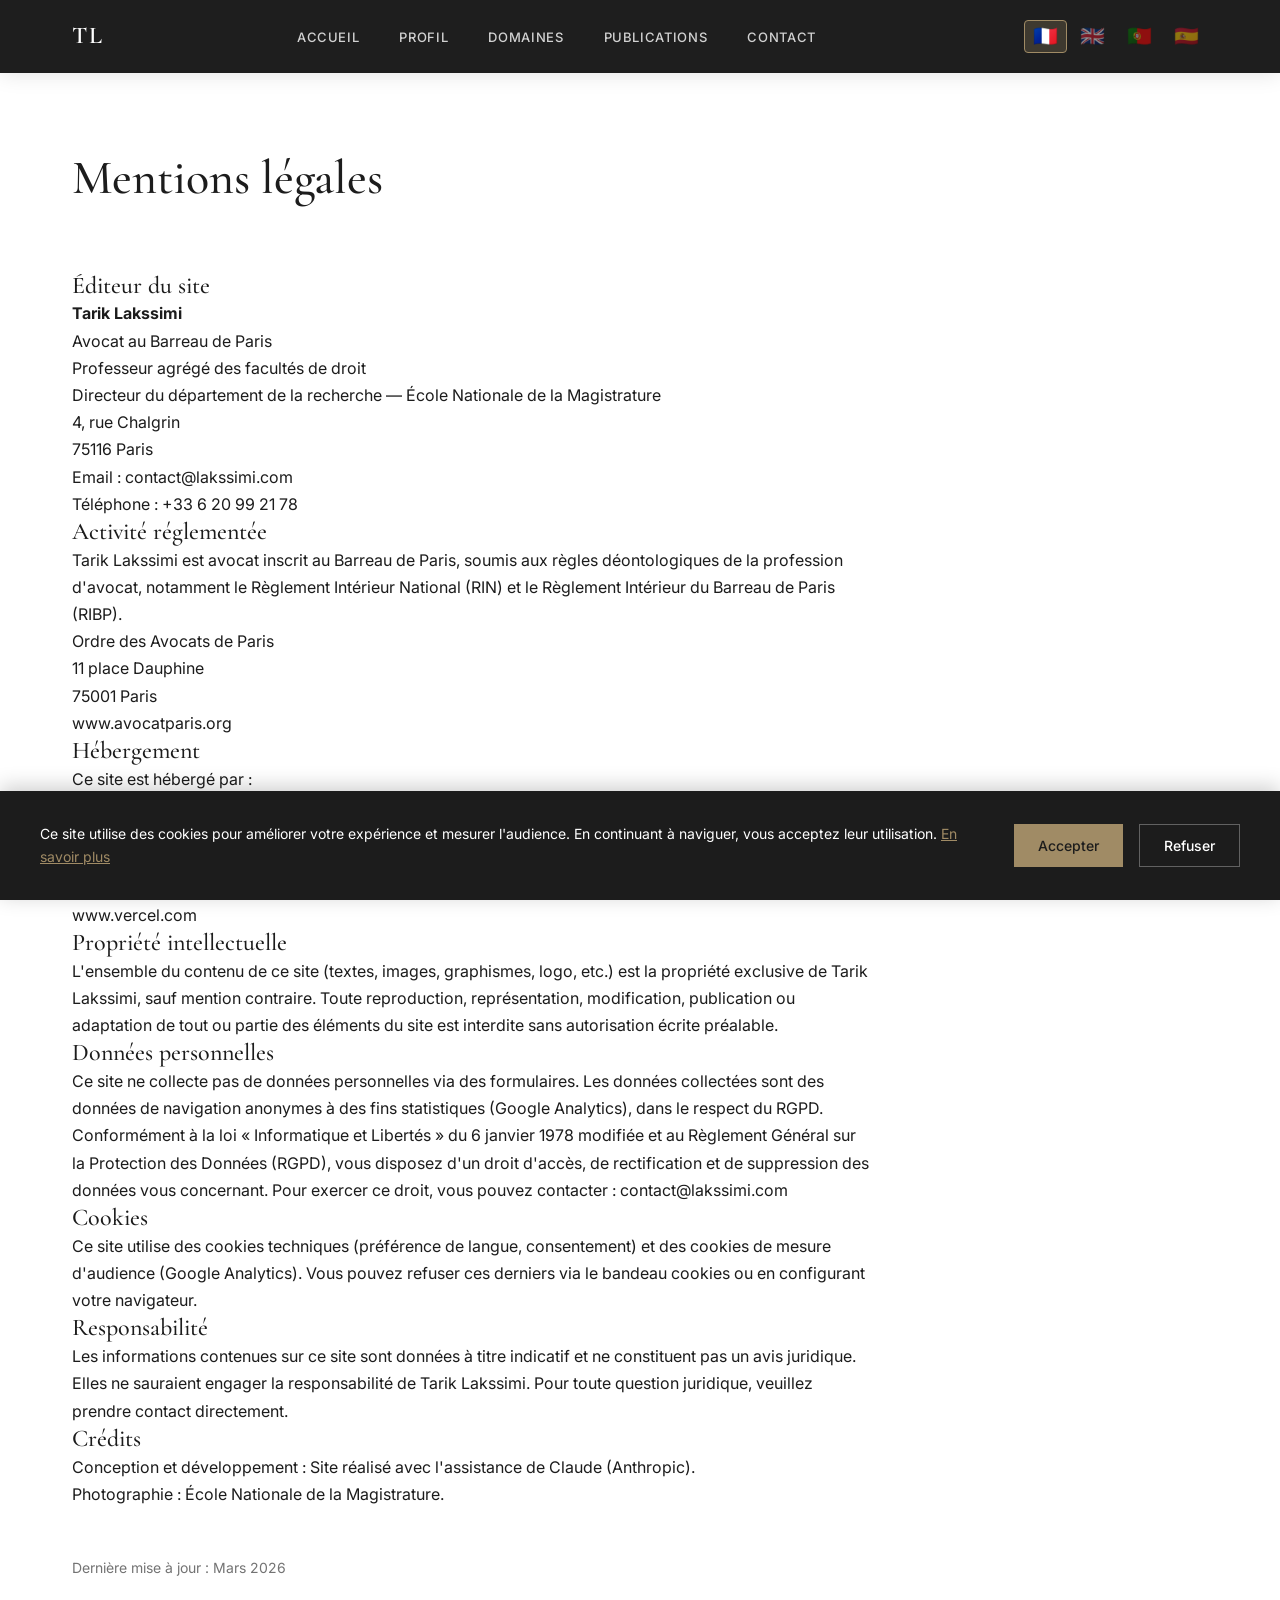
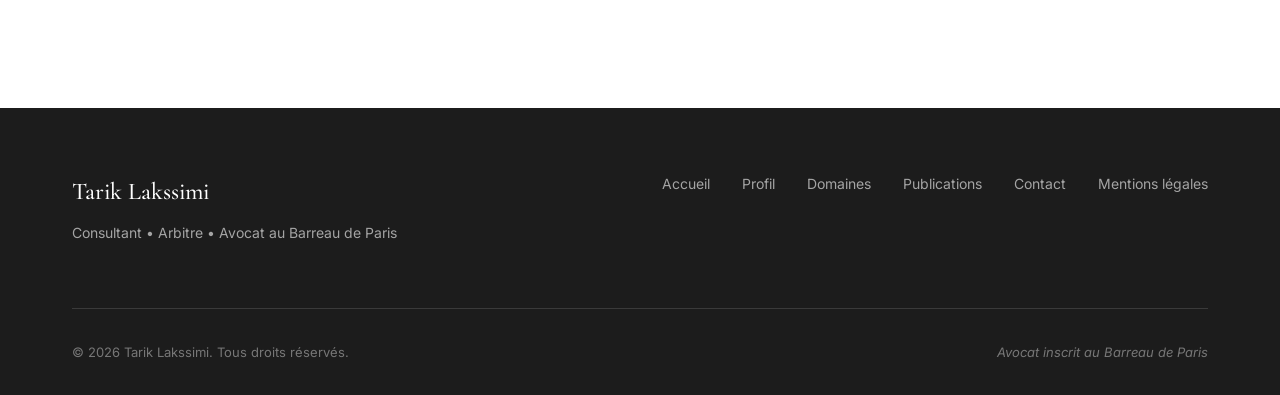
<file: mentions-legales.html>
<!DOCTYPE html>
<html lang="fr">
<head>
    <meta charset="UTF-8">
    <meta name="viewport" content="width=device-width, initial-scale=1.0">
    <meta name="description" content="Mentions légales du site lakssimi.com - Tarik Lakssimi, Avocat au Barreau de Paris">
    <title>Mentions légales | Tarik Lakssimi</title>

    <!-- Google tag (gtag.js) -->
    <script async src="https://www.googletagmanager.com/gtag/js?id=G-XD61YPSL85"></script>
    <script>
      window.dataLayer = window.dataLayer || [];
      function gtag(){dataLayer.push(arguments);}
      gtag('js', new Date());
      gtag('config', 'G-XD61YPSL85');
    </script>

    <!-- Favicon -->
    <link rel="icon" type="image/svg+xml" href="/favicon.svg">

    <!-- Fonts -->
    <link rel="preconnect" href="https://fonts.googleapis.com">
    <link rel="preconnect" href="https://fonts.gstatic.com" crossorigin>
    <link href="https://fonts.googleapis.com/css2?family=Cormorant+Garamond:ital,wght@0,400;0,500;0,600;0,700;1,400&family=Inter:wght@300;400;500;600&display=swap" rel="stylesheet">
    <link rel="stylesheet" href="css/style.css">
</head>
<body>
    <!-- Navigation -->
    <nav class="navbar scrolled" id="navbar">
        <div class="nav-container">
            <a href="/" class="nav-logo">TL</a>
            <ul class="nav-menu" id="nav-menu">
                <li><a href="/#accueil" class="nav-link" data-i18n="nav_home">Accueil</a></li>
                <li><a href="/#profil" class="nav-link" data-i18n="nav_profile">Profil</a></li>
                <li><a href="/#domaines" class="nav-link" data-i18n="nav_areas">Domaines</a></li>
                <li><a href="/#publications" class="nav-link" data-i18n="nav_publications">Publications</a></li>
                <li><a href="/#contact" class="nav-link" data-i18n="nav_contact">Contact</a></li>
            </ul>
            <div class="lang-selector" id="lang-selector">
                <button class="lang-btn active" data-lang="fr" title="Français">🇫🇷</button>
                <button class="lang-btn" data-lang="en" title="English">🇬🇧</button>
                <button class="lang-btn" data-lang="pt" title="Português">🇵🇹</button>
                <button class="lang-btn" data-lang="es" title="Español">🇪🇸</button>
            </div>
        </div>
    </nav>

    <!-- Mentions légales -->
    <section class="section mentions-legales" style="padding-top: 150px;">
        <div class="container">
            <div class="section-header">
                <h1 class="section-title" data-i18n="legal_title">Mentions légales</h1>
            </div>

            <div class="mentions-content" style="max-width: 800px;">
                <h2 data-i18n="legal_editor">Éditeur du site</h2>
                <p data-i18n="legal_editor_content" data-i18n-html="true">
                    <strong>Tarik Lakssimi</strong><br>
                    Avocat au Barreau de Paris<br>
                    Professeur agrégé des facultés de droit<br>
                    Directeur du département de la recherche — École Nationale de la Magistrature
                </p>
                <p>
                    4, rue Chalgrin<br>
                    75116 Paris
                </p>
                <p>
                    Email : <a href="mailto:contact@lakssimi.com">contact@lakssimi.com</a><br>
                    <span data-i18n="contact_phone">Téléphone</span> : +33 6 20 99 21 78
                </p>

                <h2 data-i18n="legal_regulated">Activité réglementée</h2>
                <p data-i18n="legal_regulated_content">
                    Tarik Lakssimi est avocat inscrit au Barreau de Paris, soumis aux règles déontologiques
                    de la profession d'avocat, notamment le Règlement Intérieur National (RIN) et le
                    Règlement Intérieur du Barreau de Paris (RIBP).
                </p>
                <p data-i18n="legal_bar_address" data-i18n-html="true">
                    Ordre des Avocats de Paris<br>
                    11 place Dauphine<br>
                    75001 Paris
                </p>
                <p>
                    <a href="https://www.avocatparis.org" target="_blank" rel="noopener">www.avocatparis.org</a>
                </p>

                <h2 data-i18n="legal_hosting">Hébergement</h2>
                <p data-i18n="legal_hosting_content" data-i18n-html="true">
                    Ce site est hébergé par :<br>
                    <strong>Vercel Inc.</strong><br>
                    340 S Lemon Ave #4133<br>
                    Walnut, CA 91789<br>
                    États-Unis
                </p>
                <p>
                    <a href="https://vercel.com" target="_blank" rel="noopener">www.vercel.com</a>
                </p>

                <h2 data-i18n="legal_ip">Propriété intellectuelle</h2>
                <p data-i18n="legal_ip_content">
                    L'ensemble du contenu de ce site (textes, images, graphismes, logo, etc.) est la
                    propriété exclusive de Tarik Lakssimi, sauf mention contraire. Toute reproduction,
                    représentation, modification, publication ou adaptation de tout ou partie des éléments
                    du site est interdite sans autorisation écrite préalable.
                </p>

                <h2 data-i18n="legal_data">Données personnelles</h2>
                <p data-i18n="legal_data_content">
                    Ce site ne collecte pas de données personnelles via des formulaires. Les données
                    collectées sont des données de navigation anonymes à des fins statistiques
                    (Google Analytics), dans le respect du RGPD.
                </p>
                <p>
                    <span data-i18n="legal_data_rights">Conformément à la loi « Informatique et Libertés » du 6 janvier 1978 modifiée et au
                    Règlement Général sur la Protection des Données (RGPD), vous disposez d'un droit
                    d'accès, de rectification et de suppression des données vous concernant. Pour exercer
                    ce droit, vous pouvez contacter :</span> <a href="mailto:contact@lakssimi.com">contact@lakssimi.com</a>
                </p>

                <h2 data-i18n="legal_cookies">Cookies</h2>
                <p data-i18n="legal_cookies_content">
                    Ce site utilise des cookies techniques (préférence de langue, consentement) et
                    des cookies de mesure d'audience (Google Analytics). Vous pouvez refuser ces
                    derniers via le bandeau cookies ou en configurant votre navigateur.
                </p>

                <h2 data-i18n="legal_responsibility">Responsabilité</h2>
                <p data-i18n="legal_responsibility_content">
                    Les informations contenues sur ce site sont données à titre indicatif et ne
                    constituent pas un avis juridique. Elles ne sauraient engager la responsabilité
                    de Tarik Lakssimi. Pour toute question juridique, veuillez prendre contact directement.
                </p>

                <h2 data-i18n="legal_credits">Crédits</h2>
                <p data-i18n="legal_credits_content" data-i18n-html="true">
                    Conception et développement : Site réalisé avec l'assistance de Claude (Anthropic).<br>
                    Photographie : École Nationale de la Magistrature.
                </p>

                <p style="margin-top: 3rem; color: var(--color-text-muted); font-size: 0.875rem;" data-i18n="legal_updated">
                    Dernière mise à jour : Mars 2026
                </p>
            </div>
        </div>
    </section>

    <!-- Footer -->
    <footer class="footer">
        <div class="container">
            <div class="footer-content">
                <div class="footer-brand">
                    <span class="footer-logo">Tarik Lakssimi</span>
                    <p class="footer-tagline" data-i18n="footer_tagline">Consultant • Arbitre • Avocat au Barreau de Paris</p>
                </div>
                <div class="footer-links">
                    <a href="/" data-i18n="nav_home">Accueil</a>
                    <a href="/#profil" data-i18n="nav_profile">Profil</a>
                    <a href="/#domaines" data-i18n="nav_areas">Domaines</a>
                    <a href="/#publications" data-i18n="nav_publications">Publications</a>
                    <a href="/#contact" data-i18n="nav_contact">Contact</a>
                    <a href="/mentions-legales.html" data-i18n="footer_legal">Mentions légales</a>
                </div>
            </div>
            <div class="footer-bottom">
                <p>&copy; 2026 Tarik Lakssimi. <span data-i18n="footer_rights">Tous droits réservés.</span></p>
                <p class="footer-legal" data-i18n="footer_bar">Avocat inscrit au Barreau de Paris</p>
            </div>
        </div>
    </footer>

    <!-- Back to Top Button -->
    <button class="back-to-top" id="back-to-top" aria-label="Retour en haut">
        <svg width="24" height="24" viewBox="0 0 24 24" fill="none" stroke="currentColor" stroke-width="2" stroke-linecap="round" stroke-linejoin="round">
            <polyline points="18 15 12 9 6 15"></polyline>
        </svg>
    </button>

    <!-- Cookie Banner RGPD -->
    <div class="cookie-banner" id="cookie-banner">
        <div class="cookie-content">
            <p><span data-i18n="cookie_text">Ce site utilise des cookies pour améliorer votre expérience et mesurer l'audience. En continuant à naviguer, vous acceptez leur utilisation.</span> <a href="/mentions-legales.html" data-i18n="cookie_link">En savoir plus</a></p>
            <div class="cookie-buttons">
                <button class="cookie-btn cookie-btn-accept" id="cookie-accept" data-i18n="cookie_accept">Accepter</button>
                <button class="cookie-btn cookie-btn-refuse" id="cookie-refuse" data-i18n="cookie_refuse">Refuser</button>
            </div>
        </div>
    </div>

    <script src="js/translations.js"></script>
    <script src="js/main.js"></script>
</body>
</html>
</file>
<file: css/style.css>
/* ========================================
   TARIK LAKSSIMI - Professional Website
   ======================================== */

/* CSS Variables */
:root {
    /* Colors - Noir & Or Bronze Mat (Grand Cabinet) */
    --color-primary: #1c1c1c;
    --color-secondary: #2a2a2a;
    --color-accent: #a08b65;
    --color-accent-light: #b39d77;
    --color-text: #1c1c1c;
    --color-text-light: #4d4d4d;
    --color-text-muted: #737373;
    --color-white: #ffffff;
    --color-off-white: #f8f7f5;
    --color-border: #e5e3df;
    --color-border-dark: #3a3a3a;

    /* Typography */
    --font-serif: 'Cormorant Garamond', Georgia, serif;
    --font-sans: 'Inter', -apple-system, BlinkMacSystemFont, sans-serif;

    /* Spacing */
    --spacing-xs: 0.5rem;
    --spacing-sm: 1rem;
    --spacing-md: 2rem;
    --spacing-lg: 4rem;
    --spacing-xl: 6rem;
    --spacing-2xl: 8rem;

    /* Transitions */
    --transition-fast: 0.2s ease;
    --transition-medium: 0.3s ease;
    --transition-slow: 0.5s ease;

    /* Container */
    --container-max: 1200px;
    --container-padding: 2rem;
}

/* Reset & Base */
*, *::before, *::after {
    box-sizing: border-box;
    margin: 0;
    padding: 0;
}

html {
    scroll-behavior: smooth;
    font-size: 16px;
}

body {
    font-family: var(--font-sans);
    font-size: 1rem;
    line-height: 1.7;
    color: var(--color-text);
    background-color: var(--color-white);
    -webkit-font-smoothing: antialiased;
    -moz-osx-font-smoothing: grayscale;
}

img {
    max-width: 100%;
    height: auto;
    display: block;
}

a {
    color: inherit;
    text-decoration: none;
    transition: color var(--transition-fast);
}

ul, ol {
    list-style: none;
}

/* Container */
.container {
    max-width: var(--container-max);
    margin: 0 auto;
    padding: 0 var(--container-padding);
}

/* Typography */
h1, h2, h3, h4, h5, h6 {
    font-family: var(--font-serif);
    font-weight: 500;
    line-height: 1.2;
}

/* Buttons */
.btn {
    display: inline-block;
    padding: 1rem 2rem;
    font-family: var(--font-sans);
    font-size: 0.875rem;
    font-weight: 500;
    letter-spacing: 0.05em;
    text-transform: uppercase;
    border: none;
    cursor: pointer;
    transition: all var(--transition-medium);
}

.btn-primary {
    background-color: var(--color-accent);
    color: var(--color-white);
}

.btn-primary:hover {
    background-color: var(--color-accent-light);
    transform: translateY(-2px);
}

.btn-secondary {
    background-color: transparent;
    color: var(--color-white);
    border: 1px solid rgba(255, 255, 255, 0.3);
}

.btn-secondary:hover {
    border-color: var(--color-white);
    background-color: rgba(255, 255, 255, 0.1);
}

/* ========================================
   NAVIGATION
   ======================================== */
.navbar {
    position: fixed;
    top: 0;
    left: 0;
    right: 0;
    z-index: 1000;
    padding: 1.5rem 0;
    transition: all var(--transition-medium);
}

.navbar.scrolled {
    background-color: rgba(26, 26, 26, 0.98);
    padding: 1rem 0;
    box-shadow: 0 2px 20px rgba(0, 0, 0, 0.1);
}

.nav-container {
    max-width: var(--container-max);
    margin: 0 auto;
    padding: 0 var(--container-padding);
    display: flex;
    justify-content: space-between;
    align-items: center;
}

.nav-logo {
    font-family: var(--font-serif);
    font-size: 1.5rem;
    font-weight: 600;
    color: var(--color-white);
    letter-spacing: 0.1em;
}

.nav-menu {
    display: flex;
    gap: 2.5rem;
}

.nav-link {
    font-size: 0.8125rem;
    font-weight: 500;
    color: rgba(255, 255, 255, 0.8);
    letter-spacing: 0.05em;
    text-transform: uppercase;
    position: relative;
}

.nav-link::after {
    content: '';
    position: absolute;
    bottom: -4px;
    left: 0;
    width: 0;
    height: 1px;
    background-color: var(--color-accent);
    transition: width var(--transition-medium);
}

.nav-link:hover {
    color: var(--color-white);
}

.nav-link:hover::after {
    width: 100%;
}

/* Language Selector */
.lang-selector {
    display: flex;
    gap: 0.25rem;
    margin-left: 1rem;
}

.lang-btn {
    background: none;
    border: 1px solid transparent;
    cursor: pointer;
    padding: 0.35rem 0.5rem;
    border-radius: 4px;
    transition: all var(--transition-fast);
    font-size: 1.25rem;
    line-height: 1;
    opacity: 0.5;
}

.lang-btn:hover {
    opacity: 1;
    background-color: rgba(255, 255, 255, 0.1);
}

.lang-btn.active {
    opacity: 1;
    border-color: var(--color-accent);
    background-color: rgba(160, 139, 101, 0.25);
}

/* Mobile Navigation Toggle */
.nav-toggle {
    display: none;
    flex-direction: column;
    gap: 5px;
    background: none;
    border: none;
    cursor: pointer;
    padding: 5px;
}

.nav-toggle span {
    width: 24px;
    height: 2px;
    background-color: var(--color-white);
    transition: all var(--transition-fast);
}

/* ========================================
   HERO SECTION
   ======================================== */
.hero {
    min-height: 100vh;
    display: flex;
    flex-direction: column;
    justify-content: center;
    align-items: center;
    background: linear-gradient(135deg, var(--color-primary) 0%, var(--color-secondary) 100%);
    color: var(--color-white);
    position: relative;
    overflow: hidden;
}

.hero::before {
    content: '';
    position: absolute;
    top: 0;
    left: 0;
    right: 0;
    bottom: 0;
    background:
        radial-gradient(circle at 20% 50%, rgba(160, 139, 101, 0.06) 0%, transparent 50%),
        radial-gradient(circle at 80% 20%, rgba(160, 139, 101, 0.04) 0%, transparent 40%);
    pointer-events: none;
}

.hero-content {
    text-align: center;
    padding: var(--spacing-lg);
    position: relative;
    z-index: 1;
}

.hero-subtitle {
    font-size: 0.875rem;
    font-weight: 500;
    letter-spacing: 0.2em;
    text-transform: uppercase;
    color: var(--color-accent);
    margin-bottom: var(--spacing-sm);
}

.hero-title {
    font-size: clamp(3rem, 8vw, 5.5rem);
    font-weight: 400;
    letter-spacing: 0.02em;
    margin-bottom: var(--spacing-sm);
}

.small-caps {
    font-variant: small-caps;
    letter-spacing: 0.05em;
}

.hero-role {
    font-size: 1.125rem;
    font-weight: 300;
    color: rgba(255, 255, 255, 0.8);
    margin-bottom: var(--spacing-md);
    max-width: 600px;
    margin-left: auto;
    margin-right: auto;
}

.hero-functions {
    display: flex;
    justify-content: center;
    align-items: center;
    flex-wrap: wrap;
    gap: 0.75rem;
    font-size: 1rem;
    font-weight: 400;
    color: rgba(255, 255, 255, 0.9);
    margin-bottom: var(--spacing-lg);
}

.hero-functions .separator {
    color: var(--color-accent);
}

.hero-clients {
    font-size: 1.125rem;
    font-weight: 300;
    color: rgba(255, 255, 255, 0.85);
    max-width: 600px;
    margin: 0 auto var(--spacing-lg);
    text-align: center;
    line-height: 1.6;
}

.hero-cta {
    display: flex;
    justify-content: center;
    gap: var(--spacing-sm);
    flex-wrap: wrap;
}

.hero-scroll {
    position: absolute;
    bottom: 2rem;
    left: 50%;
    transform: translateX(-50%);
    display: flex;
    flex-direction: column;
    align-items: center;
    gap: 0.75rem;
    color: rgba(255, 255, 255, 0.5);
    font-size: 0.75rem;
    letter-spacing: 0.1em;
    text-transform: uppercase;
}

.scroll-line {
    width: 1px;
    height: 40px;
    background: linear-gradient(to bottom, var(--color-accent), transparent);
    animation: scroll-pulse 2s ease-in-out infinite;
}

@keyframes scroll-pulse {
    0%, 100% { opacity: 0.3; }
    50% { opacity: 1; }
}

/* ========================================
   TAGLINE SECTION
   ======================================== */
.tagline {
    background-color: var(--color-primary);
    padding: var(--spacing-lg) 0;
    border-bottom: 1px solid var(--color-border-dark);
}

.tagline-text {
    font-family: var(--font-serif);
    font-size: clamp(1.25rem, 3vw, 1.75rem);
    font-style: italic;
    font-weight: 400;
    color: var(--color-white);
    text-align: center;
    letter-spacing: 0.02em;
}

/* ========================================
   SECTIONS
   ======================================== */
.section {
    padding: var(--spacing-2xl) 0;
}

.section-header {
    margin-bottom: var(--spacing-lg);
}

.section-number {
    display: block;
    font-size: 0.75rem;
    font-weight: 600;
    letter-spacing: 0.2em;
    color: var(--color-accent);
    margin-bottom: var(--spacing-xs);
}

.section-title {
    font-size: clamp(2rem, 5vw, 3rem);
    color: var(--color-primary);
}

/* ========================================
   PROFIL SECTION
   ======================================== */
.profil {
    background-color: var(--color-off-white);
}

.profil-content {
    display: grid;
    grid-template-columns: 280px 1fr 1fr;
    gap: var(--spacing-lg);
    align-items: start;
}

.profil-photo {
    position: relative;
}

.profil-photo img {
    width: 100%;
    height: auto;
    aspect-ratio: 3/4;
    object-fit: cover;
    object-position: top center;
    filter: grayscale(20%);
    transition: filter var(--transition-medium);
}

.profil-photo:hover img {
    filter: grayscale(0%);
}

.profil-photo::after {
    content: '';
    position: absolute;
    bottom: -10px;
    right: -10px;
    width: 100%;
    height: 100%;
    border: 2px solid var(--color-accent);
    z-index: -1;
}

.profil-text {
    max-width: 700px;
}

.profil-intro {
    font-size: 1.25rem;
    font-weight: 400;
    line-height: 1.8;
    color: var(--color-text);
    margin-bottom: var(--spacing-md);
}

.profil-text p {
    color: var(--color-text-light);
}

.profil-text em {
    font-style: italic;
    color: var(--color-text);
}

.profil-highlights {
    display: flex;
    flex-direction: column;
    gap: var(--spacing-md);
}

.highlight {
    padding: var(--spacing-md);
    background-color: var(--color-white);
    border-left: 3px solid var(--color-accent);
}

.highlight-number {
    display: block;
    font-family: var(--font-serif);
    font-size: clamp(1rem, 4vw, 2.5rem);
    font-weight: 600;
    color: var(--color-primary);
    line-height: 1.2;
    margin-bottom: var(--spacing-xs);
}

.highlight-text {
    font-size: 0.875rem;
    color: var(--color-text-light);
    text-transform: uppercase;
    letter-spacing: 0.05em;
}

/* ========================================
   DOMAINES SECTION
   ======================================== */
.domaines {
    background-color: var(--color-white);
}

.domaines-grid {
    display: grid;
    grid-template-columns: repeat(2, 1fr);
    gap: var(--spacing-md);
}

.domaine-card {
    padding: var(--spacing-lg);
    background-color: var(--color-off-white);
    border: 1px solid var(--color-border);
    transition: all var(--transition-medium);
    position: relative;
    overflow: hidden;
}

.domaine-card::before {
    content: '';
    position: absolute;
    top: 0;
    left: 0;
    width: 3px;
    height: 0;
    background-color: var(--color-accent);
    transition: height var(--transition-medium);
}

.domaine-card:hover {
    background-color: var(--color-white);
    box-shadow: 0 10px 40px rgba(0, 0, 0, 0.08);
    transform: translateY(-4px);
}

.domaine-card:hover::before {
    height: 100%;
}

.domaine-number {
    display: inline-block;
    font-size: 0.75rem;
    font-weight: 600;
    color: var(--color-accent);
    letter-spacing: 0.1em;
    margin-bottom: var(--spacing-sm);
}

.domaine-title {
    font-size: 1.5rem;
    color: var(--color-primary);
    margin-bottom: var(--spacing-sm);
}

.domaine-description {
    color: var(--color-text-light);
    margin-bottom: var(--spacing-sm);
}

.domaine-note,
.domaine-languages {
    font-size: 0.875rem;
    color: var(--color-text-muted);
    font-style: italic;
}

.domaine-languages strong {
    font-style: normal;
    color: var(--color-text-light);
}

.domaine-languages a {
    color: var(--color-text-light);
    text-decoration: underline;
    text-underline-offset: 2px;
}

.domaine-languages a:hover {
    color: var(--color-accent);
}

.domaine-services {
    list-style: none;
    padding: 0;
    margin: var(--spacing-sm) 0 0 0;
    display: flex;
    flex-direction: column;
    gap: 0.4rem;
}

.domaine-services li {
    font-size: 0.8125rem;
    color: var(--color-text-muted);
    line-height: 1.5;
    padding-left: 0;
}

/* ========================================
   PUBLICATIONS SECTION
   ======================================== */
.publications {
    background-color: var(--color-primary);
    color: var(--color-white);
}

.publications .section-title {
    color: var(--color-white);
}

.publications-list {
    max-width: 800px;
}

.publication-item {
    display: flex;
    gap: var(--spacing-md);
    padding: var(--spacing-md) 0;
    border-bottom: 1px solid var(--color-border-dark);
    transition: all var(--transition-fast);
}

.publication-item:hover {
    padding-left: var(--spacing-sm);
}

.publication-year {
    flex-shrink: 0;
    font-family: var(--font-serif);
    font-size: 1.25rem;
    font-weight: 600;
    color: var(--color-accent);
    width: 60px;
}

.publication-content {
    flex: 1;
}

.publication-title {
    font-family: var(--font-serif);
    font-size: 1.125rem;
    font-weight: 500;
    color: var(--color-white);
    margin-bottom: 0.25rem;
}

.publication-source {
    font-size: 0.875rem;
    color: rgba(255, 255, 255, 0.6);
}

/* Publications Categories */
.publications-category {
    margin-bottom: var(--spacing-xl);
}

.publications-category:last-child {
    margin-bottom: 0;
}

/* Category Accordion Header */
.category-header {
    width: 100%;
    display: flex;
    justify-content: space-between;
    align-items: center;
    background: none;
    border: none;
    border-bottom: 1px solid var(--color-border-dark);
    padding: var(--spacing-sm) 0;
    margin-bottom: 0;
    cursor: pointer;
    transition: all var(--transition-fast);
}

.category-header:hover {
    opacity: 0.8;
}

.category-header:hover .category-toggle {
    transform: scale(1.1);
}

.category-title {
    font-family: var(--font-sans);
    font-size: 0.75rem;
    font-weight: 600;
    letter-spacing: 0.15em;
    text-transform: uppercase;
    color: var(--color-accent);
    margin: 0;
}

.category-toggle {
    font-size: 1.5rem;
    font-weight: 300;
    color: var(--color-accent);
    transition: transform var(--transition-medium);
    line-height: 1;
}

.category-header[aria-expanded="true"] .category-toggle {
    transform: rotate(45deg);
}

/* Category Content (collapsible) */
.category-content {
    max-height: 0;
    overflow: hidden;
    transition: max-height 0.4s ease-out;
}

.category-content.open {
    max-height: 2000px;
    transition: max-height 0.6s ease-in;
}

.publication-book .publication-title {
    font-size: 1.25rem;
}

.publication-book .publication-source {
    font-style: normal;
}

.conferences-list .publication-source {
    font-style: normal;
    color: rgba(255, 255, 255, 0.5);
}

.publication-source a {
    color: var(--color-accent);
    font-weight: 500;
    text-decoration: none;
    transition: color var(--transition-fast);
    display: inline-flex;
    align-items: center;
    gap: 0.3em;
}

.publication-source a::before {
    content: "→";
    font-size: 0.9em;
}

.publication-source a[href*="youtube"]::before,
.publication-source a[href*="amupod"]::before {
    content: "▶";
    font-size: 0.75em;
}

.publication-source a:hover {
    color: var(--color-accent-light);
    text-decoration: underline;
}

.publication-item:last-child {
    border-bottom: none;
}

/* ========================================
   CONTACT SECTION
   ======================================== */
.contact {
    background-color: var(--color-off-white);
}

.contact-content {
    display: grid;
    grid-template-columns: 1fr 1fr;
    gap: var(--spacing-xl);
}

.contact-content-simple {
    display: block;
    max-width: 600px;
    margin: 0 auto;
    text-align: center;
}

.contact-content-simple .contact-details {
    justify-content: center;
    flex-direction: row;
    flex-wrap: wrap;
    gap: var(--spacing-md);
}

.contact-content-simple .contact-item {
    flex: 1;
    min-width: 250px;
}

.contact-intro {
    font-size: 1.125rem;
    color: var(--color-text);
    margin-bottom: var(--spacing-md);
}

.contact-details {
    display: flex;
    flex-direction: column;
    gap: var(--spacing-sm);
}

.contact-item {
    display: flex;
    flex-direction: column;
    padding: var(--spacing-md);
    background-color: var(--color-white);
    border: 1px solid var(--color-border);
    transition: all var(--transition-fast);
}

.contact-item:hover {
    border-color: var(--color-accent);
}

.contact-label {
    font-size: 0.75rem;
    font-weight: 600;
    letter-spacing: 0.1em;
    text-transform: uppercase;
    color: var(--color-text-muted);
    margin-bottom: 0.25rem;
}

.contact-value {
    font-size: 1.125rem;
    color: var(--color-primary);
}

/* Contact Form */
.contact-form {
    display: flex;
    flex-direction: column;
    gap: var(--spacing-sm);
}

.form-group {
    display: flex;
    flex-direction: column;
    gap: 0.5rem;
}

.form-group label {
    font-size: 0.75rem;
    font-weight: 600;
    letter-spacing: 0.1em;
    text-transform: uppercase;
    color: var(--color-text-light);
}

.form-group input,
.form-group select,
.form-group textarea {
    padding: 1rem;
    font-family: var(--font-sans);
    font-size: 1rem;
    color: var(--color-text);
    background-color: var(--color-white);
    border: 1px solid var(--color-border);
    transition: border-color var(--transition-fast);
}

.form-group input:focus,
.form-group select:focus,
.form-group textarea:focus {
    outline: none;
    border-color: var(--color-accent);
}

.form-group textarea {
    resize: vertical;
    min-height: 120px;
}

.contact-form .btn {
    align-self: flex-start;
    margin-top: var(--spacing-sm);
}

/* ========================================
   FOOTER
   ======================================== */
.footer {
    background-color: var(--color-primary);
    color: var(--color-white);
    padding: var(--spacing-lg) 0 var(--spacing-md);
}

.footer-content {
    display: flex;
    justify-content: space-between;
    align-items: flex-start;
    padding-bottom: var(--spacing-lg);
    border-bottom: 1px solid var(--color-border-dark);
    margin-bottom: var(--spacing-md);
}

.footer-logo {
    font-family: var(--font-serif);
    font-size: 1.5rem;
    font-weight: 500;
    display: block;
    margin-bottom: 0.5rem;
}

.footer-tagline {
    font-size: 0.875rem;
    color: rgba(255, 255, 255, 0.6);
}

.footer-links {
    display: flex;
    gap: var(--spacing-md);
}

.footer-links a {
    font-size: 0.875rem;
    color: rgba(255, 255, 255, 0.6);
    transition: color var(--transition-fast);
}

.footer-links a:hover {
    color: var(--color-accent);
}

.footer-bottom {
    display: flex;
    justify-content: space-between;
    align-items: center;
    font-size: 0.8125rem;
    color: rgba(255, 255, 255, 0.4);
}

.footer-legal {
    font-style: italic;
}

/* ========================================
   RESPONSIVE DESIGN
   ======================================== */
@media (max-width: 1024px) {
    .profil-content {
        grid-template-columns: 200px 1fr;
        gap: var(--spacing-lg);
    }

    .profil-photo {
        grid-row: span 2;
    }

    .profil-highlights {
        flex-direction: row;
        flex-wrap: wrap;
    }

    .highlight {
        flex: 1;
        min-width: 200px;
    }

    .domaines-grid {
        grid-template-columns: 1fr;
    }

    .contact-content {
        grid-template-columns: 1fr;
        gap: var(--spacing-lg);
    }
}

@media (max-width: 768px) {
    :root {
        --container-padding: 1.5rem;
    }

    .nav-toggle {
        display: flex;
        position: relative;
        z-index: 1002;
    }

    .nav-menu {
        position: fixed;
        top: 0;
        right: -100%;
        width: 100%;
        height: 100vh;
        background-color: var(--color-primary);
        flex-direction: column;
        justify-content: center;
        align-items: center;
        gap: 2rem;
        transition: right var(--transition-medium);
        z-index: 1000;
    }

    .nav-menu.active {
        right: 0;
    }

    .nav-link {
        font-size: 1.25rem;
    }

    .lang-selector {
        position: fixed;
        top: 1.25rem;
        right: 5rem;
        margin-left: 0;
        z-index: 1003;
        background-color: rgba(26, 26, 26, 0.95);
        padding: 0.35rem;
        border-radius: 8px;
        box-shadow: 0 2px 10px rgba(0,0,0,0.3);
    }

    .lang-btn {
        font-size: 1.1rem;
        padding: 0.3rem 0.4rem;
    }

    .nav-toggle.active span:nth-child(1) {
        transform: rotate(45deg) translate(5px, 5px);
    }

    .nav-toggle.active span:nth-child(2) {
        opacity: 0;
    }

    .nav-toggle.active span:nth-child(3) {
        transform: rotate(-45deg) translate(5px, -5px);
    }

    .hero-cta {
        flex-direction: column;
        align-items: center;
    }

    .hero-role {
        font-size: 1rem;
        margin-bottom: var(--spacing-sm);
    }

    .hero-functions {
        flex-direction: column;
        gap: 0.5rem;
        margin-bottom: var(--spacing-sm);
    }

    .hero-functions .separator {
        display: none;
    }

    .hero-clients {
        font-size: 0.9rem;
        margin-bottom: var(--spacing-md);
        padding: 0 0.5rem;
    }

    .hero-scroll {
        display: none;
    }

    .section {
        padding: var(--spacing-xl) 0;
    }

    .profil-content {
        grid-template-columns: 1fr;
        text-align: center;
    }

    .profil-photo {
        max-width: 250px;
        margin: 0 auto var(--spacing-md);
    }

    .profil-photo::after {
        display: none;
    }

    .profil-text {
        max-width: none;
    }

    .profil-highlights {
        flex-direction: column;
    }

    .highlight {
        min-width: auto;
    }

    .domaine-card {
        padding: var(--spacing-md);
    }

    .publication-item {
        flex-direction: column;
        gap: var(--spacing-xs);
    }

    .publication-year {
        width: auto;
    }

    .footer-content {
        flex-direction: column;
        gap: var(--spacing-md);
    }

    .footer-links {
        flex-wrap: wrap;
        gap: var(--spacing-sm);
    }

    .footer-bottom {
        flex-direction: column;
        gap: 0.5rem;
        text-align: center;
    }
}

@media (max-width: 480px) {
    .hero-title {
        font-size: 2.5rem;
    }

    .btn {
        width: 100%;
        text-align: center;
    }

    .contact-form .btn {
        align-self: stretch;
    }
}

/* ========================================
   ANIMATIONS
   ======================================== */
@keyframes fadeInUp {
    from {
        opacity: 0;
        transform: translateY(30px);
    }
    to {
        opacity: 1;
        transform: translateY(0);
    }
}

.animate-in {
    animation: fadeInUp 0.6s ease forwards;
}

/* Smooth reveal on scroll */
.reveal {
    opacity: 0;
    transform: translateY(20px);
    transition: all 0.6s ease;
}

.reveal.visible {
    opacity: 1;
    transform: translateY(0);
}

/* ========================================
   COOKIE BANNER RGPD
   ======================================== */
.cookie-banner {
    position: fixed;
    bottom: 0;
    left: 0;
    right: 0;
    background-color: var(--color-primary);
    color: var(--color-white);
    padding: var(--spacing-md);
    z-index: 9999;
    box-shadow: 0 -4px 20px rgba(0, 0, 0, 0.2);
    transform: translateY(0);
    transition: transform var(--transition-medium);
}

.cookie-banner.hidden {
    transform: translateY(100%);
    pointer-events: none;
    visibility: hidden;
}

.cookie-content {
    max-width: var(--container-max);
    margin: 0 auto;
    display: flex;
    align-items: center;
    justify-content: space-between;
    gap: var(--spacing-md);
    flex-wrap: wrap;
}

.cookie-content p {
    flex: 1;
    margin: 0;
    font-size: 0.875rem;
    line-height: 1.6;
    min-width: 280px;
}

.cookie-content a {
    color: var(--color-accent);
    text-decoration: underline;
}

.cookie-content a:hover {
    color: var(--color-accent-light);
}

.cookie-buttons {
    display: flex;
    gap: var(--spacing-sm);
    flex-shrink: 0;
}

.cookie-btn {
    padding: 0.75rem 1.5rem;
    font-family: var(--font-sans);
    font-size: 0.875rem;
    font-weight: 500;
    border: none;
    cursor: pointer;
    transition: all var(--transition-fast);
}

.cookie-btn-accept {
    background-color: var(--color-accent);
    color: var(--color-primary);
}

.cookie-btn-accept:hover {
    background-color: var(--color-accent-light);
}

.cookie-btn-refuse {
    background-color: transparent;
    color: var(--color-white);
    border: 1px solid rgba(255, 255, 255, 0.3);
}

.cookie-btn-refuse:hover {
    border-color: var(--color-white);
    background-color: rgba(255, 255, 255, 0.1);
}

@media (max-width: 768px) {
    .cookie-content {
        flex-direction: column;
        text-align: center;
    }

    .cookie-content p {
        min-width: auto;
    }

    .cookie-buttons {
        width: 100%;
        justify-content: center;
    }
}

/* ========================================
   BACK TO TOP BUTTON
   ======================================== */
.back-to-top {
    position: fixed;
    bottom: 2rem;
    right: 2rem;
    width: 50px;
    height: 50px;
    background-color: var(--color-accent);
    color: var(--color-white);
    border: none;
    border-radius: 50%;
    cursor: pointer;
    display: flex;
    align-items: center;
    justify-content: center;
    opacity: 0;
    visibility: hidden;
    transform: translateY(20px);
    transition: all var(--transition-medium);
    z-index: 999;
    box-shadow: 0 4px 15px rgba(0, 0, 0, 0.2);
}

.back-to-top:hover {
    background-color: var(--color-accent-light);
    transform: translateY(-3px);
    box-shadow: 0 6px 20px rgba(0, 0, 0, 0.25);
}

.back-to-top.visible {
    opacity: 1;
    visibility: visible;
    transform: translateY(0);
}

@media (max-width: 768px) {
    .back-to-top {
        bottom: 1.5rem;
        right: 1.5rem;
        width: 45px;
        height: 45px;
    }
}
</file>
